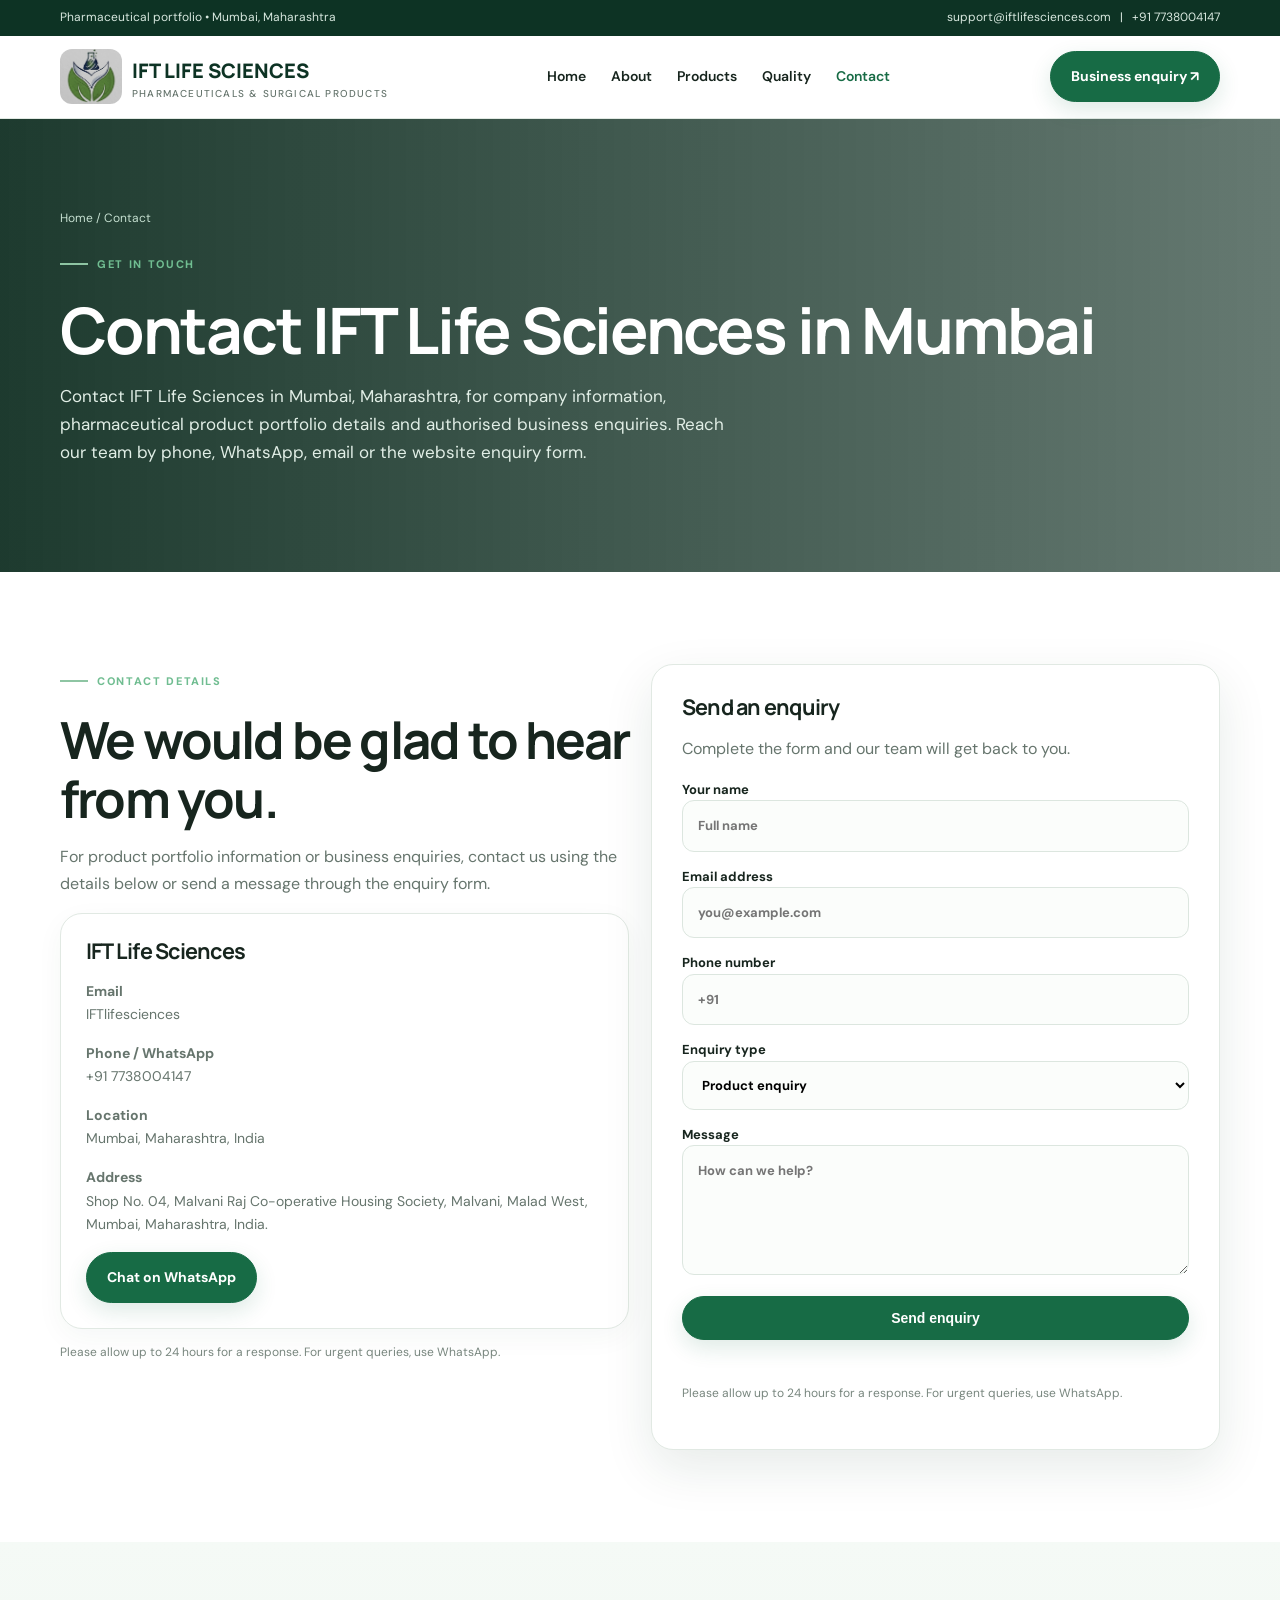
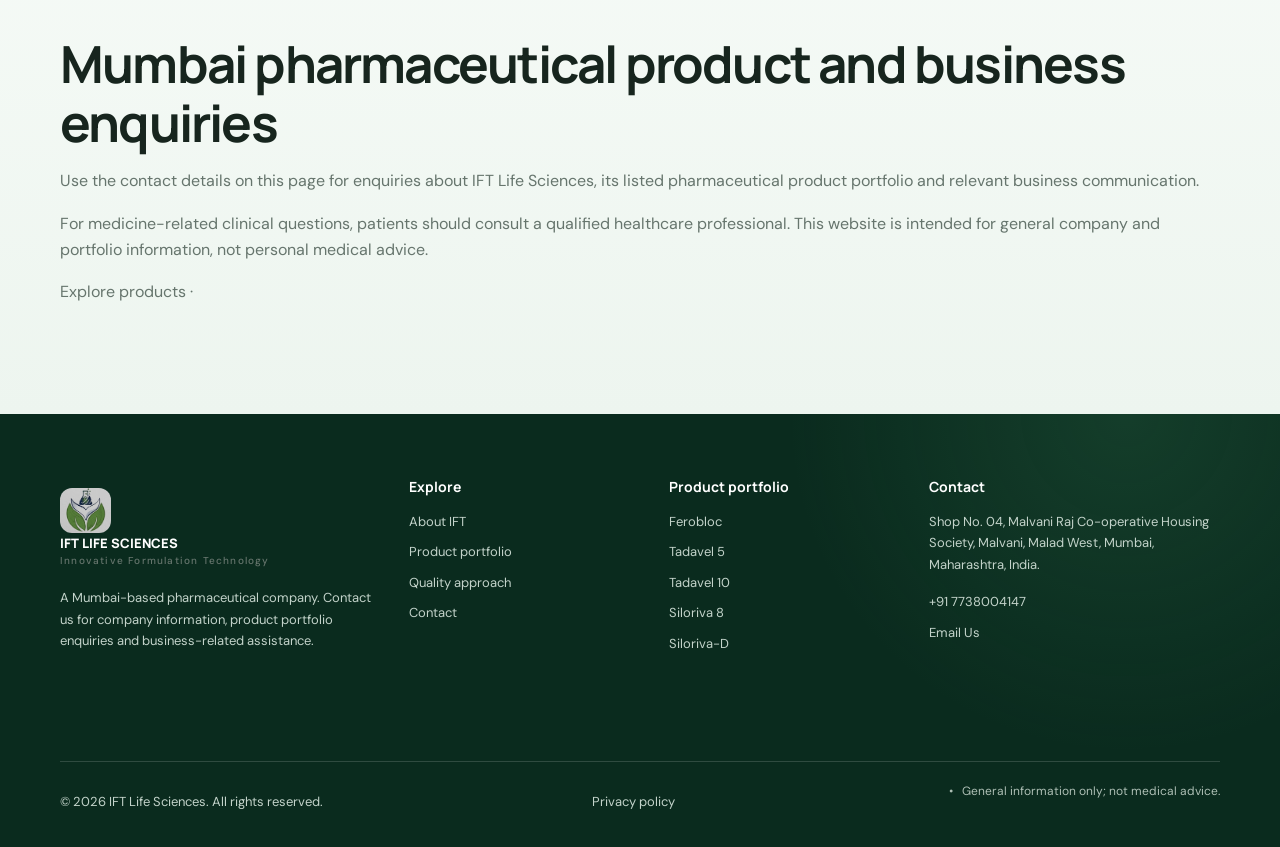
<file: contact.html>
<!DOCTYPE html>
<html lang="en"><head><meta charset="utf-8"/><meta content="width=device-width,initial-scale=1" name="viewport"/><title>Contact IFT Life Sciences | Mumbai Pharmaceutical Company</title><meta content="Contact IFT Life Sciences in Mumbai for pharmaceutical product information and business enquiries. Call +91 7738004147 or email our team." name="description"/><meta content="index,follow" name="robots"/><link href="https://iftlifesciences.com/contact.html" rel="canonical"/><meta content="#176B45" name="theme-color"/><meta content="website" property="og:type"/><meta content="Contact IFT Life Sciences | Mumbai Pharmaceutical Company" property="og:title"/><meta content="Contact IFT Life Sciences in Mumbai for pharmaceutical product information and business enquiries. Call +91 7738004147 or email our team." property="og:description"/><meta content="IFT Life Sciences" property="og:site_name"/><link href="styles.css" rel="stylesheet"/><script type="application/ld+json">{"@context":"https://schema.org","@type":"Organization","name":"IFT Life Sciences","url":"https://iftlifesciences.com","email":"support@iftlifesciences.com","telephone":"+91 7738004147","address":{"@type":"PostalAddress","streetAddress":"Shop No. 04, Malvani Raj Co-operative Housing Society, Malvani, Malad west","addressLocality":"Mumbai","addressRegion":"Maharashtra","addressCountry":"IN"}}</script><meta content="https://iftlifesciences.com/contact.html" property="og:url"/><meta content="summary_large_image" name="twitter:card"/><meta content="Contact IFT Life Sciences | Mumbai Pharmaceutical Company" name="twitter:title"/><meta content="Contact IFT Life Sciences in Mumbai for pharmaceutical product information and business enquiries. Call +91 7738004147 or email our team." name="twitter:description"/><script data-rebuild="organization" type="application/ld+json">{"@context":"https://schema.org","@type":"Organization","@id":"https://iftlifesciences.com/#organization","name":"IFT Life Sciences","url":"https://iftlifesciences.com/","email":"support@iftlifesciences.com","telephone":"+91 7738004147","address":{"@type":"PostalAddress","streetAddress":"Shop No. 04, Malvani Raj Co-operative Housing Society, Malvani, Malad West","addressLocality":"Mumbai","addressRegion":"Maharashtra","addressCountry":"IN"}}</script><script data-rebuild="breadcrumb" type="application/ld+json">{"@context":"https://schema.org","@type":"BreadcrumbList","itemListElement":[{"@type":"ListItem","position":1,"name":"Home","item":"https://iftlifesciences.com/"},{"@type":"ListItem","position":2,"name":"Contact","item":"https://iftlifesciences.com/contact.html"}]}</script></head><body><div class="topbar"><div class="container"><span>Pharmaceutical portfolio • Mumbai, Maharashtra</span><span><a href="mailto:support@iftlifesciences.com">support@iftlifesciences.com</a>   |   <a href="tel:+917738004147">+91 7738004147</a></span></div></div>
<header class="nav"><div class="container navin"><a class="brand" href="index.html"><img alt="IFT Life Sciences logo" class="site-logo" src="logo.jpg"/><span>IFT LIFE SCIENCES<small> PHARMACEUTICALS & SURGICAL PRODUCTS</small></a><button aria-label="Open navigation" class="menu">☰</button><nav class="links"><a class="" href="index.html">Home</a><a class="" href="about.html">About</a><a class="" href="products.html">Products</a><a class="" href="quality.html">Quality</a><a class="active" href="contact.html">Contact</a></nav><a class="btn" href="contact.html">Business enquiry ↗</a></div></header><section class="page-hero"><div class="container"><div class="crumb">Home / Contact</div><span class="eyebrow">Get in touch</span><h1>Contact IFT Life Sciences in Mumbai</h1><p>Contact IFT Life Sciences in Mumbai, Maharashtra, for company information, pharmaceutical product portfolio details and authorised business enquiries. Reach our team by phone, WhatsApp, email or the website enquiry form.</p></div></section>
<section class="section"><div class="container grid two"><div><span class="eyebrow">Contact details</span><h2>We would be glad to hear from you.</h2><p>For product portfolio information or business enquiries, contact us using the details below or send a message through the enquiry form.</p><div class="card"><div class="card-body"><h3>IFT Life Sciences</h3><p><strong>Email</strong><br/><span><a href="mailto:tafsiransari@iftlifesciences.com"><span>IFTlifesciences</span></a></span></p><p><strong>Phone / WhatsApp</strong><br/><a href="tel:+917738004147">+91 7738004147</a></p><p><strong>Location</strong><br/>Mumbai, Maharashtra, India</p><p><strong>Address</strong><br/>Shop No. 04, Malvani Raj Co-operative Housing Society, Malvani, Malad West, Mumbai, Maharashtra, India.</p><a class="btn" href="https://wa.me/917738004147">Chat on WhatsApp</a></div></div><p class="small" style="margin-top:14px">Please allow up to 24 hours for a response. For urgent queries, use WhatsApp.</p></div><div class="contact-box"><h3>Send an enquiry</h3><p>Complete the form and our team will get back to you.</p>

<form class="form" id="contactForm">
  <label>Your name<input id="name" autocomplete="name" name="name" placeholder="Full name" required=""/></label>
  <label>Email address<input id="email" autocomplete="email" name="email" placeholder="you@example.com" required="" type="email"/></label>
  <label>Phone number<input id="phone" autocomplete="tel" name="phone" placeholder="+91"/></label>
  <label>Enquiry type<select id="subject" name="subject"><option>Product enquiry</option><option>Business partnership</option><option>Company information</option><option>Other</option></select></label>
  <label>Message<textarea id="message" name="message" placeholder="How can we help?" required=""></textarea></label>
  <button class="btn" type="submit">Send enquiry</button>
  <p class="small form-status" role="status"></p>
  <p class="small">Please allow up to 24 hours for a response. For urgent queries, use WhatsApp.</p>
</form>

</div></div></section><section class="section soft"><div class="container"><h2>Mumbai pharmaceutical product and business enquiries</h2><p>Use the contact details on this page for enquiries about IFT Life Sciences, its listed pharmaceutical product portfolio and relevant business communication.</p><p>For medicine-related clinical questions, patients should consult a qualified healthcare professional. This website is intended for general company and portfolio information, not personal medical advice.</p><p><a class="text-link" href="products.html">Explore products</a> · </p></div></section><footer class="footer"><div class="container"><div class="footer-grid">
<div><a class="brand" href="index.html" style="color:white"><img alt="IFT Life Sciences logo" class="site-logo" src="logo.jpg"/><span>IFT LIFE SCIENCES<small> Innovative Formulation Technology</small></a><p style="margin-top:20px">A Mumbai-based pharmaceutical company. Contact us for company information, product portfolio enquiries and business-related assistance.</p></div>
<div><h4>Explore</h4><a href="about.html">About IFT</a><a href="products.html">Product portfolio</a><a href="quality.html">Quality approach</a><a href="contact.html">Contact</a></div>
<div><h4>Product portfolio</h4><a href="ferobloc.html">Ferobloc</a><a href="tadavel-5.html">Tadavel 5</a><a href="tadavel-10.html">Tadavel 10</a><a href="siloriva-8.html">Siloriva 8</a><a href="siloriva-d.html">Siloriva-D</a></div>
<div><h4>Contact</h4><p>Shop No. 04, Malvani Raj Co-operative Housing Society, Malvani, Malad West, Mumbai, Maharashtra, India.</p><a href="tel:+917738004147">+91 7738004147</a><span><a href="mailto:tafsiransari@://iftlifesciences.com">Email Us</span></div>
</div><div class="copyright"><span>© <span data-year=""></span> IFT Life Sciences. All rights reserved.</span><span><a href="privacy.html">Privacy policy</a>   •   General information only; not medical advice.</span></div></div></footer><div class="mobile-cta"><a class="btn" href="https://wa.me/917738004147">WhatsApp IFT Life Sciences</a></div><script src="main.js"></script></body></html>
</file>
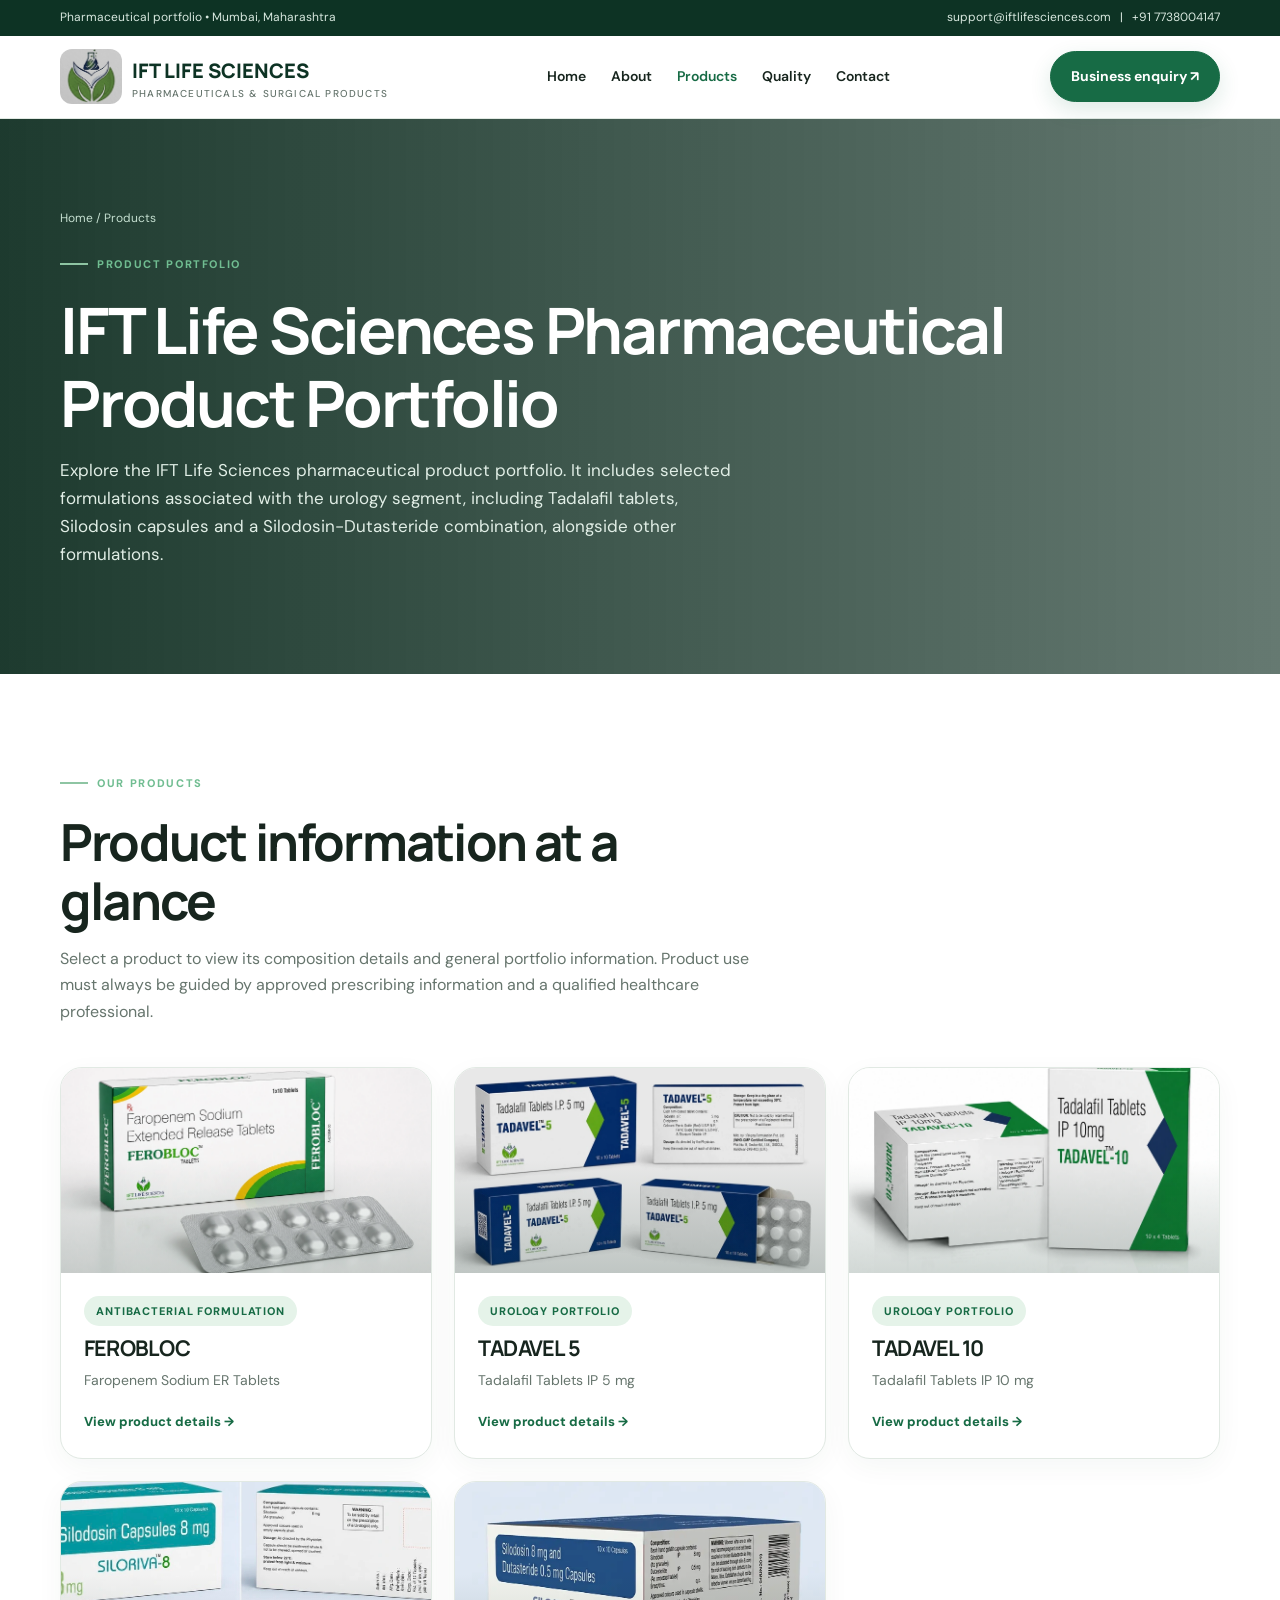
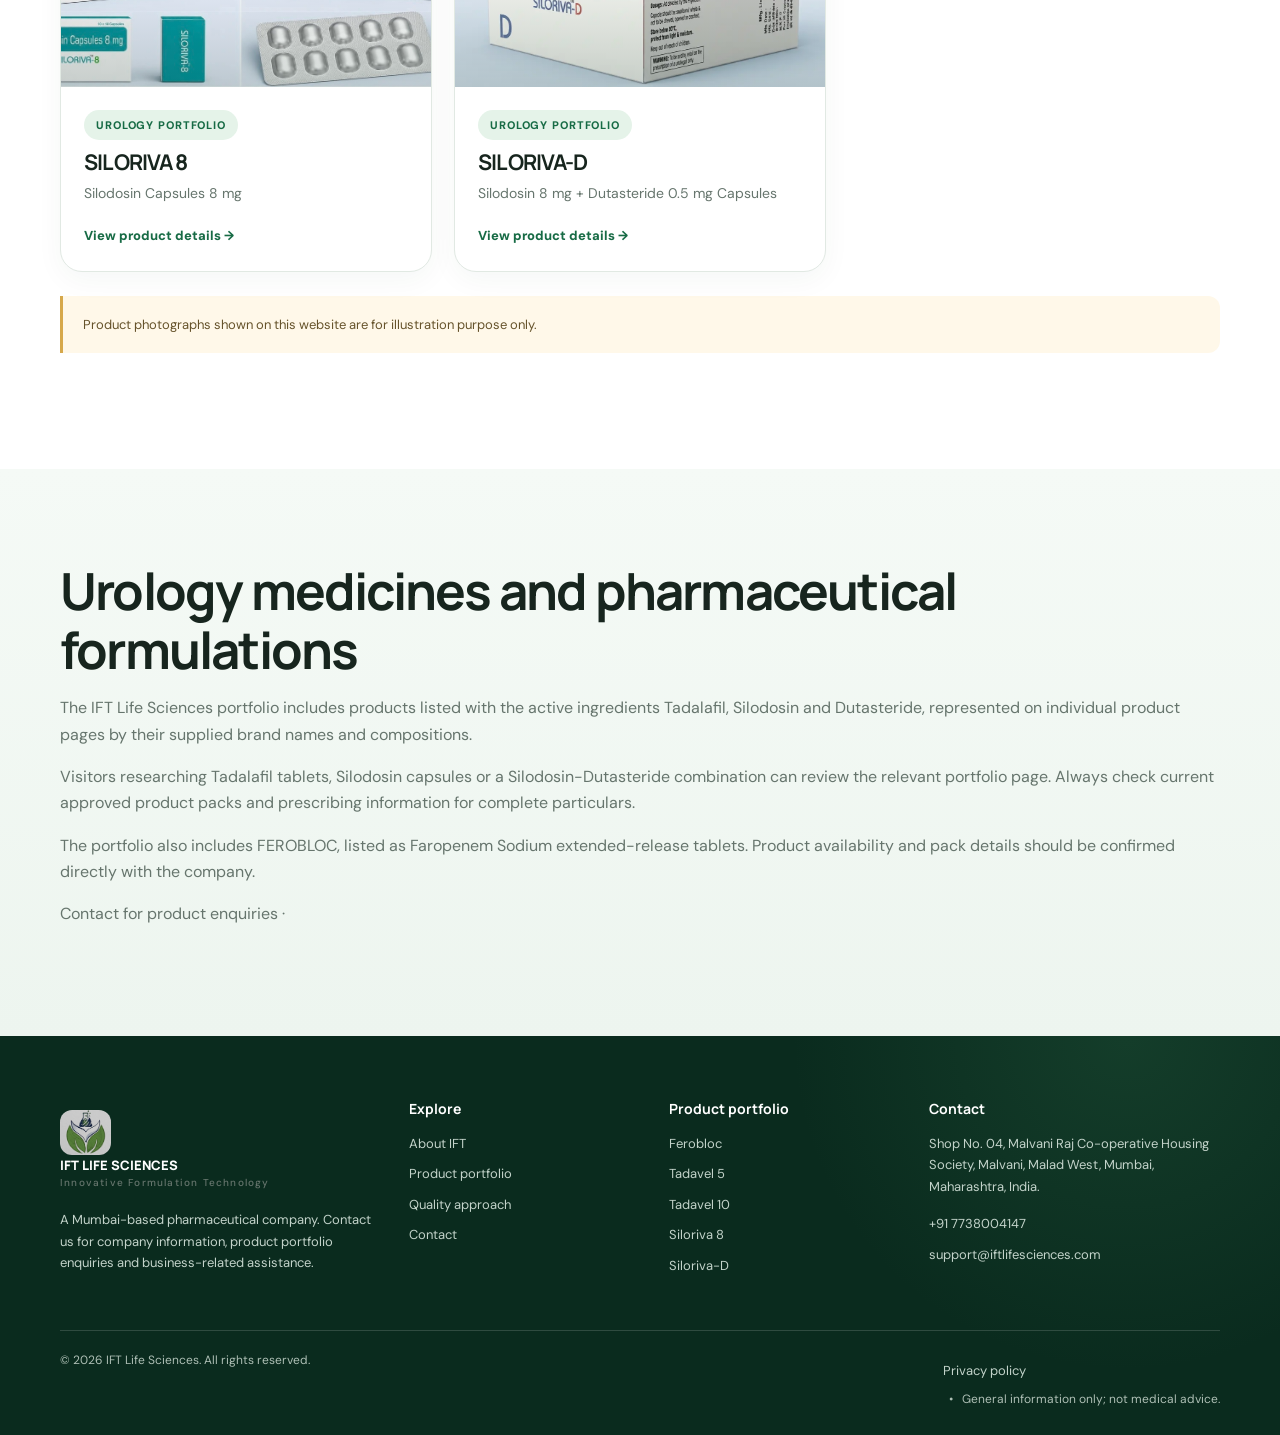
<file: products.html>
<!DOCTYPE html>
<html lang="en"><head><meta charset="utf-8"/><meta content="width=device-width,initial-scale=1" name="viewport"/><title>Pharmaceutical Product Portfolio | IFT Life Sciences</title><meta content="Explore the IFT Life Sciences portfolio, including Tadalafil tablets, Silodosin capsules, a Silodosin-Dutasteride combination and Faropenem Sodium tablets." name="description"/><meta content="index,follow" name="robots"/><link href="https://iftlifesciences.com/products.html" rel="canonical"/><meta content="#176B45" name="theme-color"/><meta content="website" property="og:type"/><meta content="Pharmaceutical Product Portfolio | IFT Life Sciences" property="og:title"/><meta content="Explore the IFT Life Sciences portfolio, including Tadalafil tablets, Silodosin capsules, a Silodosin-Dutasteride combination and Faropenem Sodium tablets." property="og:description"/><meta content="IFT Life Sciences" property="og:site_name"/><link href="styles.css" rel="stylesheet"/><script type="application/ld+json">{"@context":"https://schema.org","@type":"Organization","name":"IFT Life Sciences","url":"https://iftlifesciences.com","email":"support@iftlifesciences.com","telephone":"+91 7738004147","address":{"@type":"PostalAddress","streetAddress":"Shop No. 04, Malvani Raj Co-operative Housing Society, Malvani, Malad West","addressLocality":"Mumbai","addressRegion":"Maharashtra","addressCountry":"IN"}}</script><meta content="https://iftlifesciences.com/products.html" property="og:url"/><meta content="summary_large_image" name="twitter:card"/><meta content="Pharmaceutical Product Portfolio | IFT Life Sciences" name="twitter:title"/><meta content="Explore the IFT Life Sciences portfolio, including Tadalafil tablets, Silodosin capsules, a Silodosin-Dutasteride combination and Faropenem Sodium tablets." name="twitter:description"/><script data-rebuild="organization" type="application/ld+json">{"@context":"https://schema.org","@type":"Organization","@id":"https://iftlifesciences.com/#organization","name":"IFT Life Sciences","url":"https://iftlifesciences.com/","email":"support@iftlifesciences.com","telephone":"+91 7738004147","address":{"@type":"PostalAddress","streetAddress":"Shop No. 04, Malvani Raj Co-operative Housing Society, Malvani, Malad West, Mahada No. 8, Plot No. 30, RSC-2","addressLocality":"Mumbai","addressRegion":"Maharashtra","addressCountry":"IN"}}</script><script data-rebuild="breadcrumb" type="application/ld+json">{"@context":"https://schema.org","@type":"BreadcrumbList","itemListElement":[{"@type":"ListItem","position":1,"name":"Home","item":"https://iftlifesciences.com/"},{"@type":"ListItem","position":2,"name":"Products","item":"https://iftlifesciences.com/products.html"}]}</script></head><body><div class="topbar"><div class="container"><span>Pharmaceutical portfolio • Mumbai, Maharashtra</span><span><a href="mailto:support@iftlifesciences.com">support@iftlifesciences.com</a>   |   <a href="tel:+917738004147">+91 7738004147</a></span></div></div>
<header class="nav"><div class="container navin"><a class="brand" href="index.html"><img alt="IFT Life Sciences logo" class="site-logo" src="logo.jpg"/><span>IFT LIFE SCIENCES<small> PHARMACEUTICALS & SURGICAL PRODUCTS </small></a><button aria-label="Open navigation" class="menu">☰</button><nav class="links"><a class="" href="index.html">Home</a><a class="" href="about.html">About</a><a class="active" href="products.html">Products</a><a class="" href="quality.html">Quality</a><a class="" href="contact.html">Contact</a></nav><a class="btn" href="contact.html">Business enquiry ↗</a></div></header><section class="page-hero"><div class="container"><div class="crumb">Home / Products</div><span class="eyebrow">Product portfolio</span><h1>IFT Life Sciences Pharmaceutical Product Portfolio</h1><p>Explore the IFT Life Sciences pharmaceutical product portfolio. It includes selected formulations associated with the urology segment, including Tadalafil tablets, Silodosin capsules and a Silodosin-Dutasteride combination, alongside other formulations.</p></div></section>
<section class="section"><div class="container"><div class="section-head"><span class="eyebrow">Our products</span><h2>Product information at a glance</h2><p>Select a product to view its composition details and general portfolio information. Product use must always be guided by approved prescribing information and a qualified healthcare professional.</p></div><div class="grid three"><article class="card product-card"><div class="card-image"><img alt="Illustrative packaging image only; not the actual IFT Life Sciences product pack" loading="lazy" src="ferobloc.webp"/></div><div class="card-body"><span class="tag">Antibacterial formulation</span><h3>FEROBLOC</h3><p>Faropenem Sodium ER Tablets</p><a class="text-link" href="ferobloc.html">View product details →</a></div></article><article class="card product-card"><div class="card-image"><img alt="Illustrative packaging image only; not the actual IFT Life Sciences product pack" loading="lazy" src="tadavel.webp"/></div><div class="card-body"><span class="tag">Urology portfolio</span><h3>TADAVEL 5</h3><p>Tadalafil Tablets IP 5 mg</p><a class="text-link" href="tadavel-5.html">View product details →</a></div></article><article class="card product-card"><div class="card-image"><img alt="Illustrative packaging image only; not the actual IFT Life Sciences product pack" loading="lazy" src="tadavel 10.webp"/></div><div class="card-body"><span class="tag">Urology portfolio</span><h3>TADAVEL 10</h3><p>Tadalafil Tablets IP 10 mg</p><a class="text-link" href="tadavel-10.html">View product details →</a></div></article><article class="card product-card"><div class="card-image"><img alt="Illustrative packaging image only; not the actual IFT Life Sciences product pack" loading="lazy" src="siloriva.webp"/></div><div class="card-body"><span class="tag">Urology portfolio</span><h3>SILORIVA 8</h3><p>Silodosin Capsules 8 mg</p><a class="text-link" href="siloriva-8.html">View product details →</a></div></article><article class="card product-card"><div class="card-image"><img alt="Illustrative packaging image only; not the actual IFT Life Sciences product pack" loading="lazy" src="siloriva d.webp"/></div><div class="card-body"><span class="tag">Urology portfolio</span><h3>SILORIVA-D</h3><p>Silodosin 8 mg + Dutasteride 0.5 mg Capsules</p><a class="text-link" href="siloriva-d.html">View product details →</a></div></article></div><div class="note">Product photographs shown on this website are for illustration purpose only.</div></div></section><section class="section soft"><div class="container"><h2>Urology medicines and pharmaceutical formulations</h2><p>The IFT Life Sciences portfolio includes products listed with the active ingredients Tadalafil, Silodosin and Dutasteride, represented on individual product pages by their supplied brand names and compositions.</p><p>Visitors researching Tadalafil tablets, Silodosin capsules or a Silodosin-Dutasteride combination can review the relevant portfolio page. Always check current approved product packs and prescribing information for complete particulars.</p><p>The portfolio also includes FEROBLOC, listed as Faropenem Sodium extended-release tablets. Product availability and pack details should be confirmed directly with the company.</p><p><a class="text-link" href="contact.html">Contact for product enquiries</a> · </p></div></section><footer class="footer"><div class="container"><div class="footer-grid">
<div><a class="brand" href="index.html" style="color:white"><img alt="IFT Life Sciences logo" class="site-logo" src="logo.jpg"/><span>IFT LIFE SCIENCES<small> Innovative Formulation Technology</small></a><p style="margin-top:20px">A Mumbai-based pharmaceutical company. Contact us for company information, product portfolio enquiries and business-related assistance.</p></div>
<div><h4>Explore</h4><a href="about.html">About IFT</a><a href="products.html">Product portfolio</a><a href="quality.html">Quality approach</a><a href="contact.html">Contact</a></div>
<div><h4>Product portfolio</h4><a href="ferobloc.html">Ferobloc</a><a href="tadavel-5.html">Tadavel 5</a><a href="tadavel-10.html">Tadavel 10</a><a href="siloriva-8.html">Siloriva 8</a><a href="siloriva-d.html">Siloriva-D</a></div>
<div><h4>Contact</h4><p>Shop No. 04, Malvani Raj Co-operative Housing Society, Malvani, Malad West, Mumbai, Maharashtra, India.</p><a href="tel:+917738004147">+91 7738004147</a><a href="mailto:support@iftlifesciences.com">support@iftlifesciences.com</a></div>
</div><div class="copyright"><span>© <span data-year=""></span> IFT Life Sciences. All rights reserved.</span><span><a href="privacy.html">Privacy policy</a>   •   General information only; not medical advice.</span></div></div></footer><div class="mobile-cta"><a class="btn" href="https://wa.me/917738004147">WhatsApp IFT Life Sciences</a></div><script src="main.js"></script></body></html>
</file>
<file: styles.css>
@import url('https://fonts.googleapis.com/css2?family=DM+Sans:wght@400;500;600;700&family=Manrope:wght@400;500;600;700;800&display=swap');
:root{--green:#176b45;--green2:#23865a;--deep:#103b2b;--mint:#eaf4ee;--pale:#f5f8f5;--ink:#17251e;--muted:#66756d;--line:#e1e9e3;--white:#fff;--shadow:0 18px 50px rgba(16,59,43,.10);--radius:22px}
*{box-sizing:border-box}html{scroll-behavior:smooth}body{margin:0;color:var(--ink);font-family:'DM Sans',sans-serif;line-height:1.65;background:#fff}h1,h2,h3,h4{font-family:Manrope,sans-serif;line-height:1.15;letter-spacing:-.035em;margin:0 0 16px}h1{font-size:clamp(2.7rem,6vw,5.1rem)}h2{font-size:clamp(2rem,4vw,3.2rem)}h3{font-size:1.35rem}p{margin:0 0 16px;color:var(--muted)}a{color:inherit;text-decoration:none}.container{width:min(1160px,calc(100% - 44px));margin:auto}.topbar{background:var(--deep);color:#d8e8df;font-size:12px;padding:8px 0}.topbar .container{display:flex;justify-content:space-between;gap:12px;flex-wrap:wrap}.nav{position:sticky;top:0;z-index:20;background:rgba(255,255,255,.94);backdrop-filter:blur(16px);border-bottom:1px solid var(--line)}.navin{height:82px;display:flex;align-items:center;justify-content:space-between;gap:24px}.brand{display:flex;align-items:center;gap:12px;font-family:Manrope;font-weight:800;font-size:20px;color:var(--deep)}.logo-box{width:48px;height:48px;border:1.5px dashed #7aa58c;border-radius:13px;background:#f2f8f4;display:grid;place-items:center;color:var(--green);font-size:10px;text-align:center;line-height:1.1}.brand small{display:block;font:500 10px 'DM Sans';letter-spacing:.12em;color:var(--muted)}.links{display:flex;align-items:center;gap:25px;font-size:14px;font-weight:600}.links a:hover,.links a.active{color:var(--green)}.btn{display:inline-flex;align-items:center;justify-content:center;gap:9px;padding:13px 20px;border-radius:999px;background:var(--green);color:#fff;font-weight:700;font-size:14px;border:1px solid var(--green);transition:.2s}.btn:hover{background:var(--deep);transform:translateY(-2px)}.btn.outline{background:transparent;color:var(--green)}.btn.white{background:#fff;color:var(--deep);border-color:#fff}.menu{display:none;border:0;background:none;font-size:26px;color:var(--deep)}.hero{position:relative;isolation:isolate;min-height:650px;display:flex;align-items:center;color:white;background:linear-gradient(90deg,rgba(7,35,24,.88),rgba(7,35,24,.55) 55%,rgba(7,35,24,.15)),url('https://images.unsplash.com/photo-1576091160399-112ba8d25d1d?auto=format&fit=crop&w=2000&q=85') center/cover}.hero:after{content:"";position:absolute;z-index:-1;inset:0;background:linear-gradient(0deg,rgba(8,39,26,.25),transparent 50%)}.hero .content{max-width:720px;padding:90px 0}.eyebrow{display:inline-flex;align-items:center;gap:9px;text-transform:uppercase;letter-spacing:.15em;font-size:11px;font-weight:800;color:#a9d9bd;margin-bottom:20px}.eyebrow:before{content:"";width:28px;height:2px;background:#8ec5a3}.hero h1{color:white}.hero p{color:#e2eee7;font-size:18px;max-width:620px;margin:22px 0 30px}.actions{display:flex;gap:12px;flex-wrap:wrap}.section{padding:92px 0}.section.soft{background:var(--pale)}.section.green{background:var(--deep);color:white}.section.green p{color:#c3d4ca}.section-head{max-width:700px;margin-bottom:42px}.section-head.center{text-align:center;margin-left:auto;margin-right:auto}.section-head.center .eyebrow{justify-content:center}.grid{display:grid;gap:22px}.grid.two{grid-template-columns:repeat(2,1fr)}.grid.three{grid-template-columns:repeat(3,1fr)}.grid.four{grid-template-columns:repeat(4,1fr)}.card{background:white;border:1px solid var(--line);border-radius:var(--radius);overflow:hidden;box-shadow:0 8px 28px rgba(16,59,43,.045);transition:.25s}.card:hover{transform:translateY(-5px);box-shadow:var(--shadow)}.card-body{padding:25px}.card p{font-size:14px}.card-image{height:205px;background:#e7f0e9;overflow:hidden}.card-image img{width:100%;height:100%;object-fit:cover;display:block}.icon{width:48px;height:48px;border-radius:15px;background:var(--mint);display:grid;place-items:center;color:var(--green);font-size:21px;margin-bottom:18px}.split{display:grid;grid-template-columns:1fr 1fr;gap:64px;align-items:center}.photo{min-height:430px;border-radius:28px;overflow:hidden;background:#e9f1eb}.photo img{width:100%;height:100%;min-height:430px;object-fit:cover;display:block}.ticks{list-style:none;padding:0;margin:22px 0}.ticks li{padding:9px 0 9px 30px;position:relative;color:var(--muted)}.ticks li:before{content:"✓";position:absolute;left:0;color:var(--green);font-weight:800}.stats{display:grid;grid-template-columns:repeat(3,1fr);gap:18px;margin-top:34px}.stat{padding:22px;border-left:2px solid #70ad88}.stat strong{display:block;font:800 30px Manrope;color:white}.stat span{font-size:12px;color:#c3d4ca}.banner{padding:70px 0;background:linear-gradient(120deg,var(--green),var(--deep));color:#fff}.banner p{color:#d6e8dd}.banner-in{display:flex;align-items:center;justify-content:space-between;gap:30px}.page-hero{padding:90px 0;background:linear-gradient(90deg,rgba(9,46,31,.88),rgba(9,46,31,.52)),url('https://images.unsplash.com/photo-1579684385127-1ef15d508118?auto=format&fit=crop&w=1800&q=80') center/cover;color:#fff}.page-hero h1{font-size:clamp(2.5rem,5vw,4.2rem)}.page-hero p{color:#e1eee6;max-width:680px;font-size:17px}.crumb{font-size:12px;color:#c5dfd0;margin-bottom:18px}.product-hero{background:linear-gradient(120deg,#eff6f0,#fff);padding:76px 0}.product-layout{display:grid;grid-template-columns:1.15fr .85fr;gap:50px;align-items:center}.medicine-placeholder{min-height:380px;border:2px dashed #8eb69b;border-radius:26px;background:linear-gradient(145deg,#e8f2eb,#f9fcf9);display:grid;place-items:center;text-align:center;padding:30px;color:var(--green)}.medicine-placeholder .pack{width:145px;height:190px;border:1px solid #9ab9a3;border-radius:8px;background:#fff;box-shadow:12px 12px 0 #d2e3d7;display:flex;flex-direction:column;justify-content:space-between;padding:16px;margin:0 auto 22px}.pack b{font:800 14px Manrope}.pack span{font-size:9px;color:#64756a}.tag{display:inline-block;background:var(--mint);color:var(--green);border-radius:99px;padding:6px 12px;font-size:11px;font-weight:800;letter-spacing:.08em;text-transform:uppercase;margin:0 6px 10px 0}.product-card .card-body{padding:23px}.product-card h3{margin-bottom:8px}.product-card .text-link{color:var(--green);font-weight:800;font-size:13px}.note{background:#fff8e9;border-left:3px solid #d6a84b;padding:18px 20px;border-radius:0 12px 12px 0;color:#66532b;font-size:13px;margin:24px 0}.contact-box{background:white;border:1px solid var(--line);border-radius:22px;padding:30px;box-shadow:var(--shadow)}.form{display:grid;gap:14px}.form input,.form textarea,.form select{width:100%;padding:14px 15px;border:1px solid #dce6df;border-radius:12px;font:inherit;background:#fbfdfb}.form textarea{min-height:130px;resize:vertical}.form label{font-size:13px;font-weight:700}.small{font-size:12px;color:#78867e}.footer{background:#0c2d21;color:#fff;padding:65px 0 25px}.footer-grid{display:grid;grid-template-columns:1.4fr 1fr 1fr 1.3fr;gap:36px}.footer p,.footer a{color:#c3d3ca;font-size:13px}.footer h4{font-size:14px;color:#fff;letter-spacing:0}.footer a{display:block;margin:9px 0}.footer a:hover{color:#fff}.copyright{border-top:1px solid rgba(255,255,255,.15);margin-top:40px;padding-top:20px;font-size:12px;color:#aebfb5;display:flex;justify-content:space-between;gap:15px;flex-wrap:wrap}.mobile-cta{display:none}
@media(max-width:900px){.links{gap:14px}.links a{font-size:12px}.grid.four{grid-template-columns:repeat(2,1fr)}.footer-grid{grid-template-columns:repeat(2,1fr)}.split{gap:32px}}
@media(max-width:700px){.topbar .container{justify-content:center;text-align:center}.navin{height:72px}.menu{display:block}.links{display:none;position:absolute;left:0;right:0;top:72px;background:#fff;border-bottom:1px solid var(--line);padding:20px 24px;flex-direction:column;align-items:flex-start}.links.open{display:flex}.nav .btn{display:none}.hero{min-height:600px}.hero .content{padding:70px 0}.section{padding:66px 0}.grid.two,.grid.three,.grid.four,.split,.product-layout{grid-template-columns:1fr}.photo,.photo img{min-height:300px}.stats{grid-template-columns:1fr 1fr}.banner-in{display:block}.banner-in .btn{margin-top:20px}.footer-grid{grid-template-columns:1fr 1fr}.mobile-cta{display:block;position:fixed;bottom:12px;left:12px;right:12px;z-index:30}.mobile-cta a{display:block;text-align:center;box-shadow:0 8px 28px #0b2d2070}.copyright{padding-bottom:60px}}

/* Livelier visual refresh */
:root{--green:#176b45;--green2:#2c9664;--deep:#0d3324;--mint:#e8f5ec;--pale:#f4f8f5}
body{background:#fff}
.hero{min-height:700px;background-image:linear-gradient(90deg,rgba(5,31,21,.90),rgba(5,31,21,.56) 52%,rgba(5,31,21,.12)),url('https://images.unsplash.com/photo-1576091160399-112ba8d25d1d?auto=format&fit=crop&w=2200&q=90');background-position:center 42%}
.hero .content{animation:riseIn .9s ease both}
.hero h1{max-width:760px}
.hero p{font-size:19px}
.eyebrow{color:#70bd91}
.btn{box-shadow:0 8px 22px rgba(23,107,69,.14)}
.btn:hover{box-shadow:0 13px 30px rgba(23,107,69,.22)}
.section{position:relative}
.section.soft{background:linear-gradient(180deg,#f5faf6,#edf5ef)}
.card{transition:transform .28s ease,box-shadow .28s ease,border-color .28s ease}
.card:hover{border-color:#b9d5c2}
.card-image{position:relative}
.card-image:after{content:"";position:absolute;inset:45% 0 0;background:linear-gradient(transparent,rgba(8,44,29,.18));pointer-events:none}
.card-image img,.photo img{transition:transform .7s cubic-bezier(.2,.7,.2,1)}
.card:hover .card-image img,.photo:hover img{transform:scale(1.045)}
.photo{position:relative;box-shadow:var(--shadow)}
.photo:after{content:"";position:absolute;inset:0;border:1px solid rgba(255,255,255,.25);border-radius:inherit;pointer-events:none}
.page-hero{background-image:linear-gradient(90deg,rgba(7,39,26,.91),rgba(7,39,26,.62)),url('https://images.unsplash.com/photo-1579684385127-1ef15d508118?auto=format&fit=crop&w=2000&q=90')}
.product-hero{background:radial-gradient(circle at 82% 20%,#dcefe2 0,transparent 33%),linear-gradient(120deg,#edf6ef,#fff 70%)}
.medicine-placeholder{position:relative;overflow:hidden;background:radial-gradient(circle at 50% 35%,#fff 0,#edf7f0 58%,#dcece1 100%);box-shadow:inset 0 0 60px rgba(23,107,69,.08)}
.medicine-placeholder:before,.medicine-placeholder:after{content:"";position:absolute;border:1px solid rgba(23,107,69,.12);border-radius:50%;width:280px;height:280px}
.medicine-placeholder:before{transform:translate(110px,-125px)}
.medicine-placeholder:after{transform:translate(-140px,150px)}
.pack{position:relative;z-index:1;transform:rotate(-4deg);transition:transform .35s;box-shadow:15px 18px 0 #c9dfd0,0 22px 35px rgba(16,59,43,.16)!important}
.medicine-placeholder:hover .pack{transform:rotate(0) translateY(-5px)}
.tag{background:#e5f3e9}
.stats .stat{background:rgba(255,255,255,.045);border-radius:0 14px 14px 0}
.banner{background:radial-gradient(circle at 85% 15%,rgba(92,173,121,.38),transparent 30%),linear-gradient(115deg,#1d754c,#0d3324)}
.footer{background:radial-gradient(circle at 88% 0,rgba(56,126,85,.22),transparent 28%),#0a2b1e}
.reveal{opacity:0;transform:translateY(18px);transition:opacity .7s ease,transform .7s ease}
.reveal.visible{opacity:1;transform:none}
.image-strip{display:grid;grid-template-columns:1.15fr .85fr .85fr;gap:14px;margin-top:38px}
.image-strip img{width:100%;height:190px;object-fit:cover;border-radius:18px}
.image-strip img:first-child{height:100%;min-height:394px;grid-row:span 2}
.image-caption{font-size:12px;color:var(--muted);margin-top:8px}
.photo-panel{border-radius:24px;overflow:hidden;position:relative;min-height:250px;background:#e8f1ea}
.photo-panel img{width:100%;height:100%;min-height:250px;object-fit:cover;display:block}
.photo-panel span{position:absolute;bottom:15px;left:15px;background:rgba(9,48,31,.82);color:#fff;border-radius:999px;padding:7px 12px;font-size:11px}
@keyframes riseIn{from{opacity:0;transform:translateY(24px)}to{opacity:1;transform:none}}
@media(max-width:700px){.hero{min-height:620px}.image-strip{grid-template-columns:1fr 1fr}.image-strip img:first-child{grid-column:span 2;grid-row:auto;height:230px;min-height:0}.image-strip img{height:150px}}
@media(prefers-reduced-motion:reduce){*,*:before,*:after{scroll-behavior:auto!important;animation:none!important;transition:none!important}.reveal{opacity:1;transform:none}}

/* IFT Life Sciences Logo Size Fix */

.site-logo {
    display: block;
    width: auto !important;
    height: 55px !important;
    max-width: 180px !important;
    max-height: 55px !important;
    object-fit: contain;
}

header .site-logo {
    height: 55px !important;
    max-width: 180px !important;
}

footer .site-logo {
    height: 45px !important;
    max-width: 160px !important;
}/* Company name beside logo */
.brand-name {
    font-size: 20px;
    font-weight: 700;
    color: #174c3a;
    white-space: nowrap;
    margin-left: 10px;
}

header .brand {
    display: flex;
    align-items: center;
    gap: 10px;
}
.site-logo {
    border-radius: 12px;
    object-fit: contain;
    overflow: hidden;
}
.force-contain {
    all: unset !important; /* Removes all conflicting styles from the img */
    display: block !important;
    max-width: 100% !important;
    max-height: 100% !important;
    width: auto !important;
    height: auto !important;
    margin: 0 auto !important;
    object-fit: contain !important;
    object-position: center !important;
    background-color: white !important;
}
</file>
